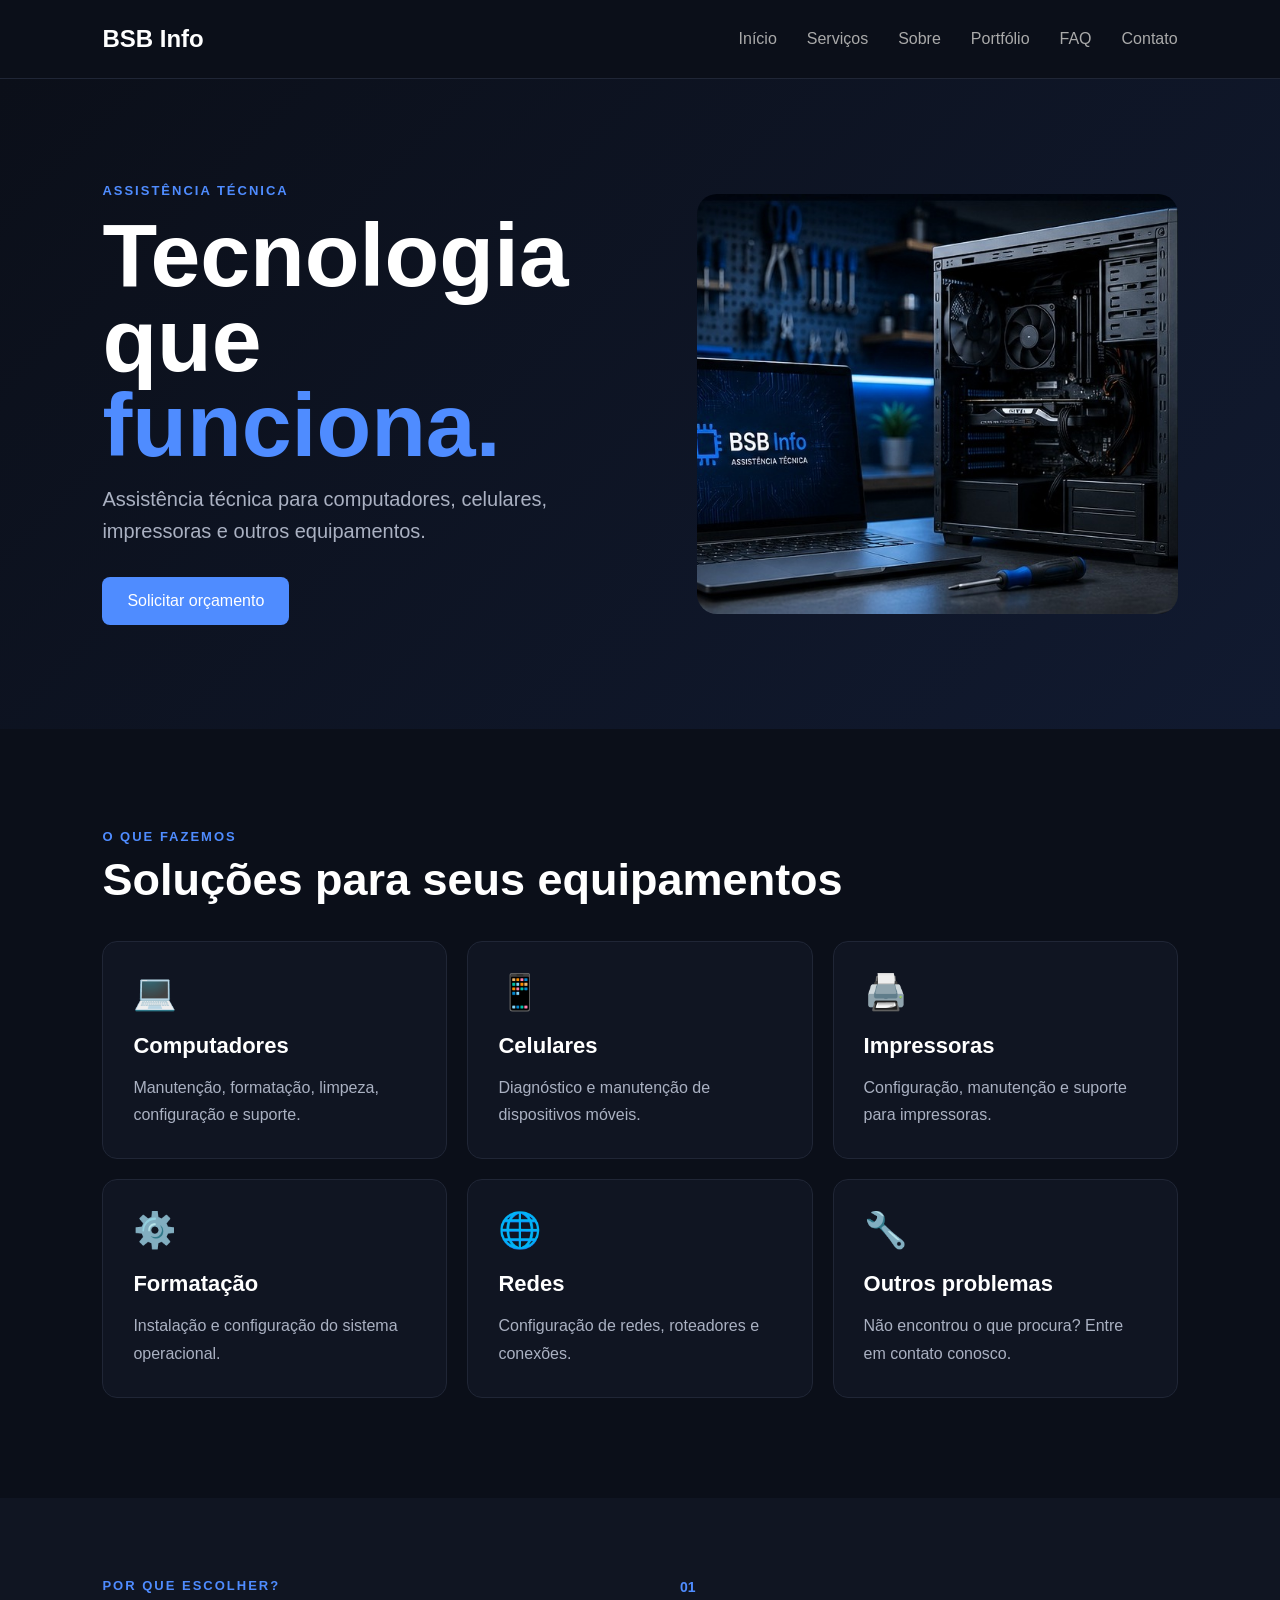
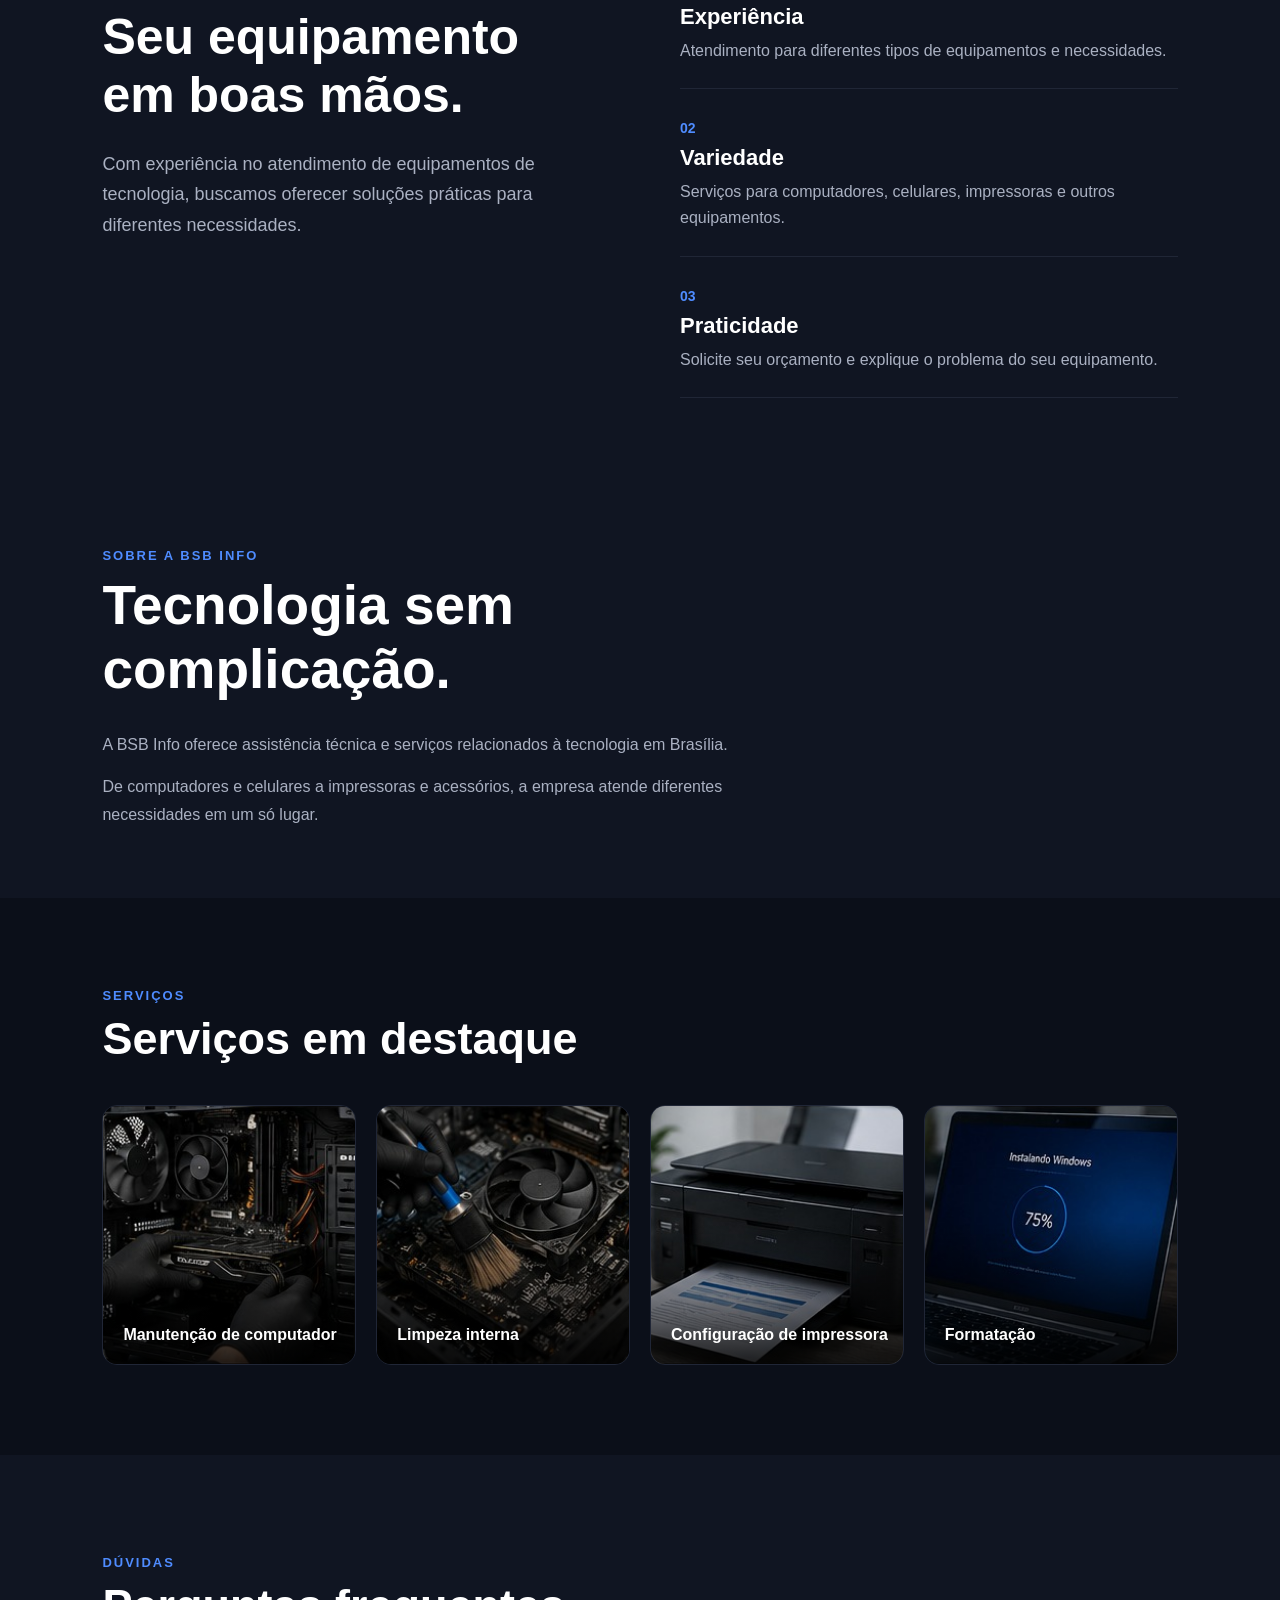
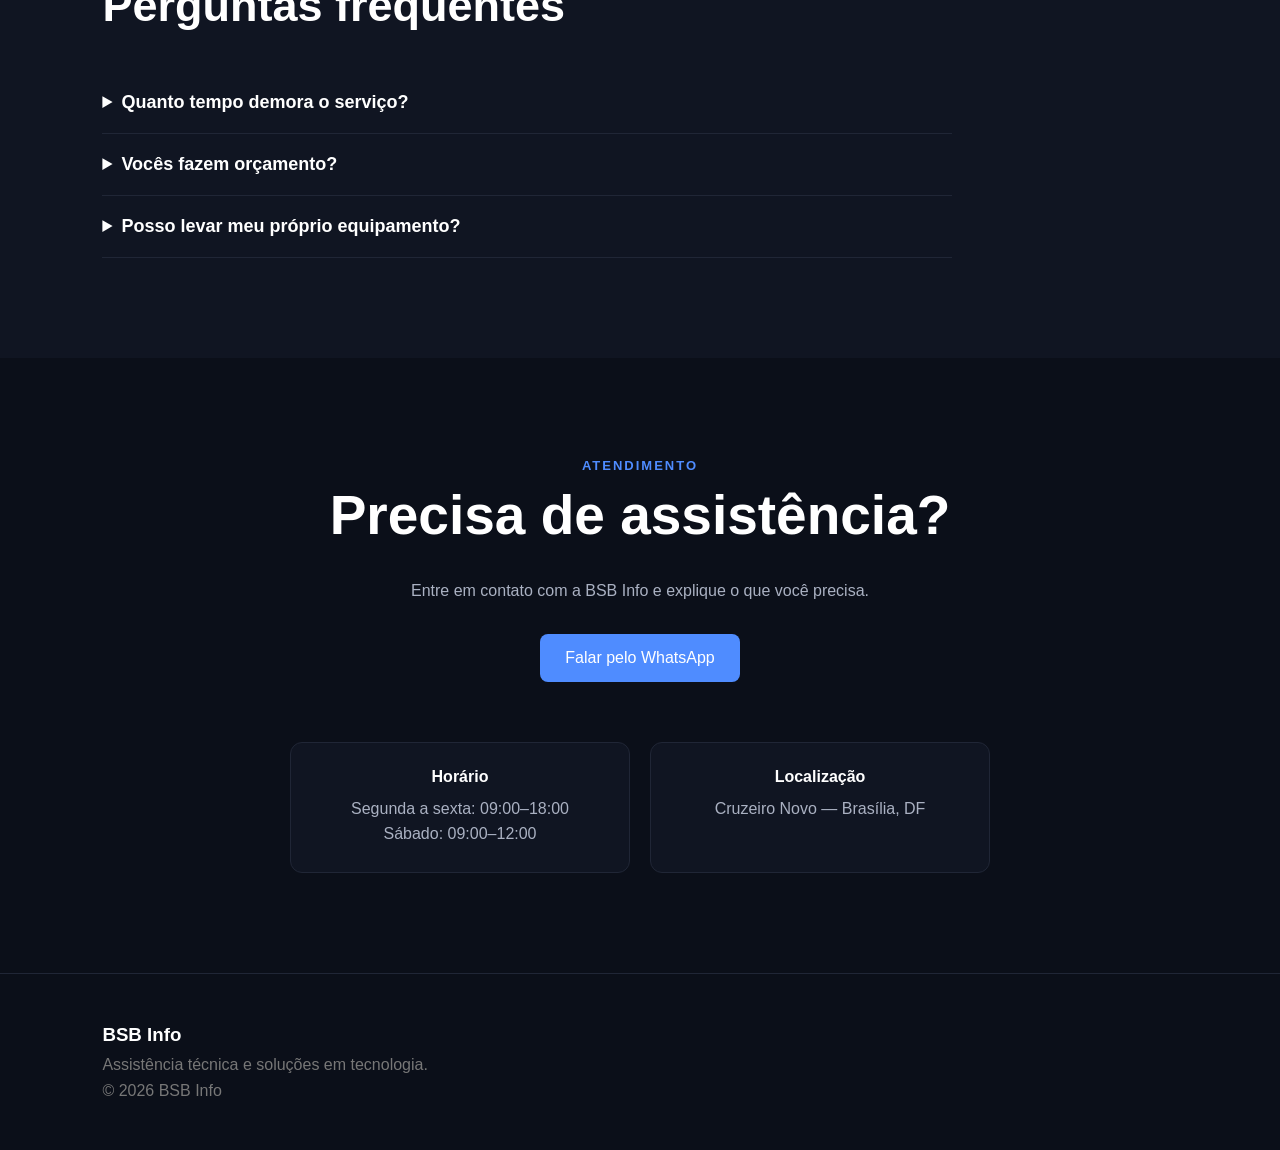
<file: index.html>
<!doctype html>
<html lang="pt-BR">
    <head>
        <meta charset="UTF-8" />
        <meta name="viewport" content="width=device-width, initial-scale=1.0" />

        <title>BSB Info — Assistência Técnica</title>

        <link rel="icon" type="image/svg+xml" href="/favicon.svg">
        <link rel="stylesheet" href="style.css" />
    </head>

    <body>
        <!-- HEADER -->
        <header>
            <h1>BSB Info</h1>

            <nav>
                <a href="#">Início</a>
                <a href="#servicos">Serviços</a>
                <a href="#sobre">Sobre</a>
                <a href="#portfolio">Portfólio</a>
                <a href="#faq">FAQ</a>
                <a href="#contato">Contato</a>
            </nav>
        </header>

        <main>
            <!-- HERO -->
            <section class="hero">
                <div class="hero-text">
                    <p class="destaque">ASSISTÊNCIA TÉCNICA</p>

                    <h2>
                        Tecnologia que
                        <span>funciona.</span>
                    </h2>

                    <p>
                        Assistência técnica para computadores, celulares,
                        impressoras e outros equipamentos.
                    </p>

                    <a href="servicos.html" class="botao">
                        Solicitar orçamento
                    </a>
                </div>

                <div class="hero-imagem">
                    <img
                        src="imagens/hero.jpg"
                        alt="Equipamentos de informática"
                    />
                </div>
            </section>

            <!-- SERVIÇOS -->
            <section id="servicos" class="servicos">
                <p class="destaque">O QUE FAZEMOS</p>

                <h2>Soluções para seus equipamentos</h2>

                <div class="cards">
                    <article>
                        <span class="icone">💻</span>
                        <h3>Computadores</h3>
                        <p>
                            Manutenção, formatação, limpeza, configuração e
                            suporte.
                        </p>
                    </article>

                    <article>
                        <span class="icone">📱</span>
                        <h3>Celulares</h3>
                        <p>Diagnóstico e manutenção de dispositivos móveis.</p>
                    </article>

                    <article>
                        <span class="icone">🖨️</span>
                        <h3>Impressoras</h3>
                        <p>
                            Configuração, manutenção e suporte para impressoras.
                        </p>
                    </article>

                    <article>
                        <span class="icone">⚙️</span>
                        <h3>Formatação</h3>
                        <p>Instalação e configuração do sistema operacional.</p>
                    </article>

                    <article>
                        <span class="icone">🌐</span>
                        <h3>Redes</h3>
                        <p>Configuração de redes, roteadores e conexões.</p>
                    </article>

                    <article>
                        <span class="icone">🔧</span>
                        <h3>Outros problemas</h3>
                        <p>
                            Não encontrou o que procura? Entre em contato
                            conosco.
                        </p>
                    </article>
                </div>
            </section>

            <!-- DIFERENCIAIS -->
            <section class="diferenciais">
                <div class="diferenciais-texto">
                    <p class="destaque">POR QUE ESCOLHER?</p>

                    <h2>Seu equipamento em boas mãos.</h2>

                    <p>
                        Com experiência no atendimento de equipamentos de
                        tecnologia, buscamos oferecer soluções práticas para
                        diferentes necessidades.
                    </p>
                </div>

                <div class="diferenciais-lista">
                    <div>
                        <strong>01</strong>
                        <h3>Experiência</h3>
                        <p>
                            Atendimento para diferentes tipos de equipamentos e
                            necessidades.
                        </p>
                    </div>

                    <div>
                        <strong>02</strong>
                        <h3>Variedade</h3>
                        <p>
                            Serviços para computadores, celulares, impressoras e
                            outros equipamentos.
                        </p>
                    </div>

                    <div>
                        <strong>03</strong>
                        <h3>Praticidade</h3>
                        <p>
                            Solicite seu orçamento e explique o problema do seu
                            equipamento.
                        </p>
                    </div>
                </div>
            </section>

            <!-- SOBRE -->
            <section id="sobre" class="sobre">
                <div>
                    <p class="destaque">SOBRE A BSB INFO</p>

                    <h2>Tecnologia sem complicação.</h2>

                    <p>
                        A BSB Info oferece assistência técnica e serviços
                        relacionados à tecnologia em Brasília.
                    </p>

                    <p>
                        De computadores e celulares a impressoras e acessórios,
                        a empresa atende diferentes necessidades em um só lugar.
                    </p>
                </div>
            </section>

            <!-- PORTFÓLIO -->
            <section id="portfolio" class="portfolio">
                <p class="destaque">SERVIÇOS</p>

                <h2>Serviços em destaque</h2>

                <div class="portfolio-grid">
                    <div>
                        <img
                            src="imagens/manutencao-computador.jpg"
                            alt="Manutenção de computador"
                        />
                        <span>Manutenção de computador</span>
                    </div>

                    <div>
                        <img
                            src="imagens/limpeza-interna.jpg"
                            alt="Limpeza interna"
                        />
                        <span>Limpeza interna</span>
                    </div>

                    <div>
                        <img
                            src="imagens/configuracao-impressora.jpg"
                            alt="Configuração de impressora"
                        />
                        <span>Configuração de impressora</span>
                    </div>

                    <div>
                        <img src="imagens/formatacao.jpg" alt="Formatação" />
                        <span>Formatação</span>
                    </div>
                </div>
            </section>

            <!-- FAQ -->
            <section id="faq" class="faq">
                <p class="destaque">DÚVIDAS</p>

                <h2>Perguntas frequentes</h2>

                <div class="faq-list">
                    <details>
                        <summary>Quanto tempo demora o serviço?</summary>
                        <p>
                            O prazo depende do equipamento e do problema
                            apresentado. Após a avaliação, a equipe pode
                            informar as condições e o prazo do serviço.
                        </p>
                    </details>

                    <details>
                        <summary>Vocês fazem orçamento?</summary>
                        <p>
                            Sim. Você pode solicitar um orçamento informando
                            seus dados e explicando o problema do equipamento.
                        </p>
                    </details>

                    <details>
                        <summary>Posso levar meu próprio equipamento?</summary>
                        <p>
                            Entre em contato para consultar as condições de
                            atendimento e entrega do equipamento.
                        </p>
                    </details>
                </div>
            </section>

            <!-- CONTATO -->
            <section id="contato" class="contato">
                <p class="destaque">ATENDIMENTO</p>

                <h2>Precisa de assistência?</h2>

                <p>
                    Entre em contato com a BSB Info e explique o que você
                    precisa.
                </p>

                <a href="https://wa.me/5561983836881" class="botao" target="_blank">
                    Falar pelo WhatsApp
                </a>

                <div class="contato-info">
                    <div>
                        <strong>Horário</strong>
                        <p>Segunda a sexta: 09:00–18:00</p>
                        <p>Sábado: 09:00–12:00</p>
                    </div>

                    <div>
                        <strong>Localização</strong>
                        <p>Cruzeiro Novo — Brasília, DF</p>
                    </div>
                </div>
            </section>
        </main>

        <!-- FOOTER -->
        <footer>
            <h3>BSB Info</h3>

            <p>Assistência técnica e soluções em tecnologia.</p>

            <p>© 2026 BSB Info</p>
        </footer>
    </body>
</html>
</file>
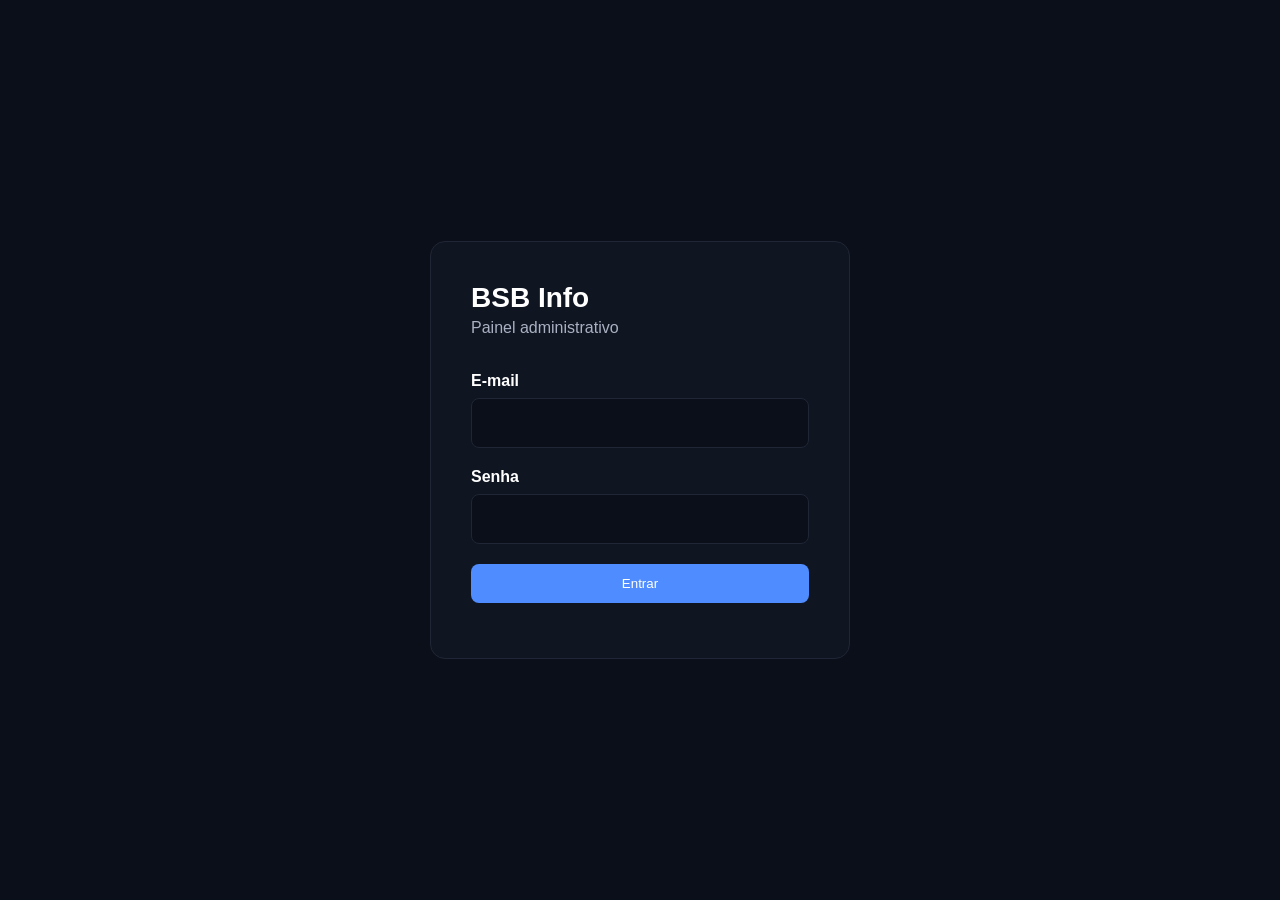
<file: admin.html>
<!doctype html>

<html lang="pt-BR">
    <head>
        <meta charset="UTF-8" />

        <meta name="viewport" content="width=device-width, initial-scale=1.0" />

        <title>Administração — BSB Info</title>

        <link rel="stylesheet" href="admin.css" />

        <link rel="icon" href="favicon.svg" />
    </head>

    <body>
        <!-- LOGIN -->

        <div id="login">
            <div class="login-caixa">
                <h1>BSB Info</h1>

                <span>Painel administrativo</span>

                <form id="form-login">
                    <div class="campo">
                        <label for="email">E-mail</label>

                        <input type="email" id="email" required />
                    </div>

                    <div class="campo">
                        <label for="senha">Senha</label>

                        <input type="password" id="senha" required />
                    </div>

                    <button type="submit" class="botao">Entrar</button>

                    <p id="erro-login"></p>
                </form>
            </div>
        </div>

        <!-- PAINEL ADMINISTRATIVO -->

        <div id="painel" style="display: none">
            <header>
                <div>
                    <h1>BSB Info</h1>

                    <span>Painel administrativo</span>
                </div>

                <a href="index.html"> Voltar ao site </a>
            </header>

            <main>
                <!-- TOPO -->

                <section class="topo">
                    <div>
                        <p class="destaque">ADMINISTRAÇÃO</p>

                        <h2>Orçamentos</h2>

                        <p>Solicitações recebidas pelo site.</p>
                    </div>

                    <button id="atualizar">Atualizar</button>
                </section>

                <!-- RESUMO -->

                <section class="resumo">
                    <div class="resumo-card">
                        <span> Total </span>

                        <strong id="total"> 0 </strong>
                    </div>

                    <div class="resumo-card">
                        <span> Último pedido </span>

                        <strong id="ultimo"> — </strong>
                    </div>
                </section>

                <!-- ORÇAMENTOS -->

                <section>
                    <div id="mensagem" class="mensagem">
                        Carregando orçamentos...
                    </div>

                    <div id="orcamentos" class="orcamentos"></div>
                </section>
            </main>

            <!-- MODAL -->

            <div id="modal" class="modal">
                <div class="modal-conteudo">
                    <button id="fecharModal" class="fechar">×</button>

                    <p class="destaque">ORÇAMENTO</p>

                    <h2 id="modalNome">—</h2>

                    <div class="dados">
                        <div>
                            <span> Telefone </span>

                            <strong id="modalTelefone"> — </strong>
                        </div>

                        <div>
                            <span> Equipamento </span>

                            <strong id="modalEquipamento"> — </strong>
                        </div>

                        <div>
                            <span> Data </span>

                            <strong id="modalData"> — </strong>
                        </div>
                    </div>

                    <div class="problema">
                        <span> Problema informado </span>

                        <p id="modalProblema">—</p>
                    </div>

                    <div class="modal-acoes">
                        <button id="editar" class="btn-editar">Editar</button>

                        <button id="excluir" class="btn-excluir">
                            Excluir orçamento
                        </button>
                    </div>
                </div>
            </div>
        </div>

        <script src="admin.js"></script>
    </body>
</html>
</file>
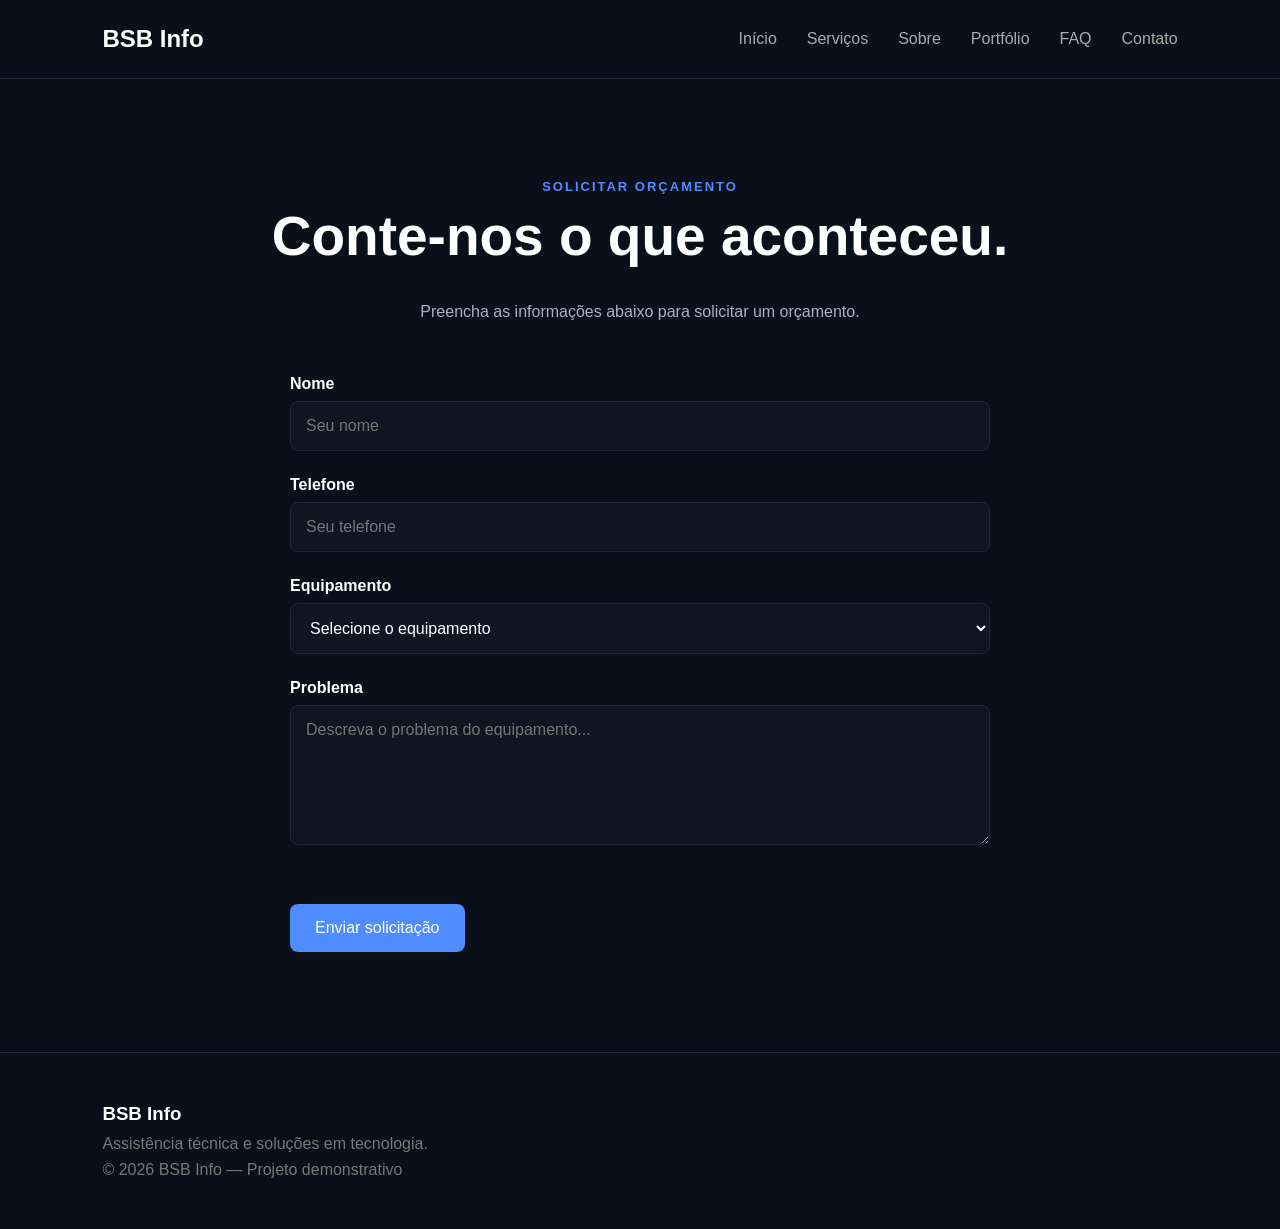
<file: servicos.html>
<!DOCTYPE html>
<html lang="pt-BR">

<head>
    <meta charset="UTF-8">
    <meta name="viewport" content="width=device-width, initial-scale=1.0">

    <title>Solicitar orçamento — BSB Info</title>

    <link rel="icon" href="favicon.svg">
    <link rel="stylesheet" href="style.css">
</head>

<body>

    <header>
        <h1>BSB Info</h1>

        <nav>
            <a href="index.html">Início</a>
            <a href="index.html#servicos">Serviços</a>
            <a href="index.html#sobre">Sobre</a>
            <a href="index.html#portfolio">Portfólio</a>
            <a href="index.html#faq">FAQ</a>
            <a href="index.html#contato">Contato</a>
        </nav>
    </header>


    <main>

        <section class="contato">

            <p class="destaque">SOLICITAR ORÇAMENTO</p>

            <h2>Conte-nos o que aconteceu.</h2>

            <p>
                Preencha as informações abaixo para solicitar
                um orçamento.
            </p>


            <form id="form-orcamento">

                <div class="campo">
                    <label for="nome">Nome</label>
                    <input
                        type="text"
                        id="nome"
                        name="nome"
                        placeholder="Seu nome"
                        required
                    >
                </div>


                <div class="campo">
                    <label for="telefone">Telefone</label>
                    <input
                        type="tel"
                        id="telefone"
                        name="telefone"
                        placeholder="Seu telefone"
                        required
                        maxlength="16"
                    >
                </div>


                <div class="campo">
                    <label for="equipamento">Equipamento</label>

                    <select id="equipamento" name="equipamento" required>

                        <option value="">
                            Selecione o equipamento
                        </option>

                        <option value="Computador">
                            Computador
                        </option>

                        <option value="Celular">
                            Celular
                        </option>

                        <option value="Impressora">
                            Impressora
                        </option>

                        <option value="Outro">
                            Outro
                        </option>

                    </select>
                </div>


                <div class="campo">
                    <label for="problema">Problema</label>

                    <textarea
                        id="problema"
                        name="problema"
                        rows="6"
                        placeholder="Descreva o problema do equipamento..."
                        required
                    ></textarea>
                </div>


                <button type="submit" class="botao">
                    Enviar solicitação
                </button>

            </form>

        </section>

    </main>


    <footer>

        <h3>BSB Info</h3>

        <p>
            Assistência técnica e soluções em tecnologia.
        </p>

        <p>
            © 2026 BSB Info — Projeto demonstrativo
        </p>

    </footer>


    <script src="script.js"></script>

</body>

</html>
</file>
<file: style.css>
* {
    margin: 0;
    padding: 0;
    box-sizing: border-box;
}

html {
    scroll-behavior: smooth;
}

body {
    font-family: Arial, sans-serif;
    background: #0b0f19;
    color: white;
}


/* =========================
   HEADER
========================= */

header {
    width: 100%;
    padding: 25px 8%;
    display: flex;
    justify-content: space-between;
    align-items: center;
    border-bottom: 1px solid #202636;
}

header h1 {
    font-size: 24px;
}

nav {
    display: flex;
    gap: 30px;
}

nav a {
    color: #aaa;
    text-decoration: none;
    transition: 0.2s;
}

nav a:hover {
    color: white;
}


/* =========================
   TEXTOS
========================= */

.destaque {
    color: #4f8cff;
    font-size: 13px;
    font-weight: bold;
    letter-spacing: 2px;
}


/* =========================
   BOTÕES
========================= */

.botao {
    display: inline-block;
    margin-top: 30px;
    padding: 15px 25px;
    border-radius: 8px;
    background: #4f8cff;
    color: white;
    font-size: 16px;
    text-decoration: none;
    cursor: pointer;
    transition: 0.2s;
}

.botao:hover {
    opacity: 0.85;
    transform: translateY(-2px);
}


/* =========================
   HERO
========================= */

.hero {
    min-height: 650px;
    padding: 80px 8%;
    display: flex;
    align-items: center;
    justify-content: space-between;
    gap: 60px;
    background: linear-gradient(135deg, #0b0f19, #111a30);
}

.hero-text {
    width: 50%;
}

.hero h2 {
    max-width: 700px;
    margin: 15px 0;
    font-size: clamp(50px, 7vw, 90px);
    line-height: 0.95;
}

.hero h2 span {
    color: #4f8cff;
}

.hero p:not(.destaque) {
    max-width: 550px;
    color: #aab1c2;
    font-size: 20px;
    line-height: 1.6;
}

.hero-imagem {
    width: 45%;
}

.hero-imagem img {
    width: 100%;
    height: 420px;
    object-fit: cover;
    display: block;
    border-radius: 20px;
}


/* =========================
   SERVIÇOS
========================= */

.servicos {
    padding: 100px 8%;
}

.servicos h2 {
    margin-top: 10px;
    font-size: 45px;
}

.cards {
    display: grid;
    grid-template-columns: repeat(3, 1fr);
    gap: 20px;
    margin-top: 35px;
}

.cards article {
    padding: 30px;
    border: 1px solid #202636;
    border-radius: 15px;
    background: #101522;
    transition: 0.2s;
}

.cards article:hover {
    transform: translateY(-5px);
    border-color: #4f8cff;
}

.icone {
    display: block;
    font-size: 35px;
    margin-bottom: 20px;
}

.cards h3 {
    margin-bottom: 15px;
    font-size: 22px;
}

.cards p {
    color: #aab1c2;
    line-height: 1.7;
}


/* =========================
   DIFERENCIAIS
========================= */

.diferenciais {
    padding: 80px 8%;
    display: grid;
    grid-template-columns: 1fr 1fr;
    gap: 80px;
    background: #101522;
}

.diferenciais-texto {
    max-width: 550px;
}

.diferenciais h2 {
    margin: 15px 0 25px;
    font-size: 50px;
}

.diferenciais-texto > p:last-child {
    color: #aab1c2;
    line-height: 1.7;
    font-size: 18px;
}

.diferenciais-lista {
    display: flex;
    flex-direction: column;
    gap: 30px;
}

.diferenciais-lista div {
    padding-bottom: 25px;
    border-bottom: 1px solid #202636;
}

.diferenciais-lista strong {
    color: #4f8cff;
    font-size: 14px;
}

.diferenciais-lista h3 {
    margin: 8px 0;
    font-size: 22px;
}

.diferenciais-lista p {
    color: #aab1c2;
    line-height: 1.6;
}


/* =========================
   SOBRE
========================= */

.sobre {
    padding: 70px 8%;
    background: #101522;
}

.sobre div {
    max-width: 700px;
}

.sobre h2 {
    margin: 10px 0 30px;
    font-size: 55px;
}

.sobre p:not(.destaque) {
    color: #aab1c2;
    line-height: 1.7;
}

.sobre p + p {
    margin-top: 15px;
}


/* =========================
   PORTFÓLIO
========================= */

.portfolio {
    padding: 90px 8%;
}

.portfolio h2 {
    margin: 10px 0 40px;
    font-size: 45px;
}

.portfolio-grid {
    display: grid;
    grid-template-columns: repeat(4, 1fr);
    gap: 20px;
}

.portfolio-grid div {
    height: 260px;
    position: relative;
    overflow: hidden;
    border-radius: 15px;
    background: #101522;
    border: 1px solid #202636;
    color: white;
}

.portfolio-grid img {
    width: 100%;
    height: calc(100% + 3px);
    object-fit: cover;
    display: block;
    transform: translateY(-3px);
    transition: 0.3s;
}

.portfolio-grid div:hover img {
    transform: scale(1.05);
}

.portfolio-grid div::after {
    content: "";
    position: absolute;
    inset: 0;
    background: linear-gradient(
        transparent 45%,
        rgba(0, 0, 0, 0.85)
    );
}

.portfolio-grid span {
    position: absolute;
    z-index: 2;
    bottom: 20px;
    left: 20px;
    font-weight: bold;
    font-size: 16px;
}


/* =========================
   FAQ
========================= */

.faq {
    padding: 100px 8%;
    background: #101522;
}

.faq h2 {
    margin: 10px 0 40px;
    font-size: 45px;
}

.faq-list {
    max-width: 850px;
}

details {
    border-bottom: 1px solid #202636;
    padding: 20px 0;
}

summary {
    cursor: pointer;
    font-size: 18px;
    font-weight: bold;
}

details p {
    margin-top: 15px;
    color: #aab1c2;
    line-height: 1.7;
    max-width: 700px;
}


/* =========================
   CONTATO
========================= */

.contato {
    padding: 100px 8%;
    text-align: center;
}

.contato h2 {
    margin: 10px 0 30px;
    font-size: 55px;
}

.contato > p:not(.destaque) {
    color: #aab1c2;
    line-height: 1.7;
}

.contato-info {
    margin: 60px auto 0;
    max-width: 700px;
    display: grid;
    grid-template-columns: 1fr 1fr;
    gap: 20px;
}

.contato-info div {
    padding: 25px;
    border: 1px solid #202636;
    border-radius: 12px;
    background: #101522;
}

.contato-info strong {
    display: block;
    margin-bottom: 10px;
}

.contato-info p {
    color: #aab1c2;
    line-height: 1.6;
}


/* =========================
   FOOTER
========================= */

footer {
    padding: 50px 8%;
    border-top: 1px solid #202636;
}

footer h3 {
    margin-bottom: 10px;
}

footer p {
    color: #777;
    margin-top: 8px;
}


/* =========================
   TABLET / CELULAR
========================= */

@media (max-width: 800px) {

    header {
        flex-direction: column;
        gap: 20px;
    }

    nav {
        gap: 15px;
        flex-wrap: wrap;
        justify-content: center;
    }

    .hero {
        min-height: 550px;
        flex-direction: column;
        gap: 50px;
    }

    .hero-text,
    .hero-imagem {
        width: 100%;
    }

    .hero-imagem img {
        height: 350px;
    }

    .cards {
        grid-template-columns: 1fr;
    }

    .diferenciais {
        grid-template-columns: 1fr;
        gap: 50px;
    }

    .portfolio-grid {
        grid-template-columns: 1fr 1fr;
    }

    .contato-info {
        grid-template-columns: 1fr;
    }
}


/* =========================
   CELULARES PEQUENOS
========================= */

@media (max-width: 500px) {

    .portfolio-grid {
        grid-template-columns: 1fr;
    }

    .hero h2 {
        font-size: 55px;
    }

    .diferenciais h2,
    .sobre h2,
    .contato h2,
    .portfolio h2,
    .faq h2 {
        font-size: 40px;
    }

    .hero {
        padding-top: 60px;
        padding-bottom: 60px;
    }
}

/* =========================
   FORMULÁRIO DE ORÇAMENTO
========================= */

#form-orcamento {
    max-width: 700px;
    margin: 50px auto 0;
    text-align: left;
}

.campo {
    margin-bottom: 25px;
}

.campo label {
    display: block;
    margin-bottom: 8px;
    font-weight: bold;
}

.campo input,
.campo select,
.campo textarea {
    width: 100%;
    padding: 15px;
    border: 1px solid #202636;
    border-radius: 8px;
    background: #101522;
    color: white;
    font-family: Arial, sans-serif;
    font-size: 16px;
    outline: none;
}

.campo input:focus,
.campo select:focus,
.campo textarea:focus {
    border-color: #4f8cff;
}

.campo textarea {
    resize: vertical;
}

#form-orcamento .botao {
    border: none;
}
</file>
<file: admin.css>
* {
    margin: 0;
    padding: 0;
    box-sizing: border-box;
}

body {
    font-family: Arial, sans-serif;
    background: #0b0f19;
    color: white;
    min-height: 100vh;
}

header {
    padding: 22px 8%;
    border-bottom: 1px solid #202636;

    display: flex;
    justify-content: space-between;
    align-items: center;
}

header h1 {
    font-size: 24px;
}

header span {
    color: #777;
    font-size: 13px;
}

header a {
    color: #aaa;
    text-decoration: none;
}

header a:hover {
    color: white;
}

main {
    width: 84%;
    max-width: 1200px;
    margin: auto;
    padding: 70px 0;
}

.destaque {
    color: #4f8cff;
    font-size: 13px;
    font-weight: bold;
    letter-spacing: 2px;
}

.topo {
    display: flex;
    justify-content: space-between;
    align-items: end;
    gap: 30px;
}

.topo h2 {
    font-size: 52px;
    margin: 10px 0;
}

.topo p:not(.destaque) {
    color: #aab1c2;
}

#atualizar {
    border: 0;
    background: #4f8cff;
    color: white;
    padding: 13px 22px;
    border-radius: 8px;
    cursor: pointer;
    font-size: 15px;
}

#atualizar:hover {
    opacity: .85;
}

.resumo {
    display: grid;
    grid-template-columns: 1fr 1fr;
    gap: 20px;
    margin: 45px 0 30px;
}

.resumo-card {
    background: #101522;
    border: 1px solid #202636;
    border-radius: 14px;
    padding: 25px;
}

.resumo-card span {
    display: block;
    color: #8d96aa;
    margin-bottom: 8px;
}

.resumo-card strong {
    font-size: 30px;
}

.mensagem {
    color: #8d96aa;
    padding: 30px 0;
}

.orcamentos {
    display: flex;
    flex-direction: column;
    gap: 15px;
}

.orcamento {
    background: #101522;
    border: 1px solid #202636;
    border-radius: 14px;
    padding: 22px;

    display: grid;
    grid-template-columns: 1fr auto;
    gap: 20px;

    transition: .2s;
}

.orcamento:hover {
    border-color: #34415c;
}

.orcamento h3 {
    font-size: 20px;
    margin-bottom: 8px;
}

.orcamento-info {
    display: flex;
    flex-wrap: wrap;
    gap: 8px;
}

.tag {
    background: #192235;
    color: #aab1c2;
    padding: 6px 10px;
    border-radius: 6px;
    font-size: 13px;
}

.problema-resumo {
    color: #8d96aa;
    margin-top: 12px;
}

.data {
    color: #70798c;
    font-size: 13px;
    margin-top: 10px;
}

.acoes {
    display: flex;
    align-items: center;
    gap: 10px;
}

.btn {
    border: 0;
    padding: 10px 15px;
    border-radius: 7px;
    cursor: pointer;
    font-size: 14px;
}

.btn-ver {
    background: #4f8cff;
    color: white;
}

.btn-ver:hover {
    opacity: .85;
}

.btn-excluir {
    background: #29171c;
    color: #ff6b7a;
}

.btn-excluir:hover {
    background: #3a1c23;
}


/* MODAL */

.modal {
    position: fixed;
    inset: 0;

    background: rgba(0, 0, 0, .7);

    display: none;
    align-items: center;
    justify-content: center;

    padding: 20px;

    z-index: 100;
}

.modal.aberto {
    display: flex;
}

.modal-conteudo {
    width: 100%;
    max-width: 600px;

    background: #101522;
    border: 1px solid #202636;
    border-radius: 16px;

    padding: 35px;

    position: relative;
}

.fechar {
    position: absolute;
    top: 15px;
    right: 18px;

    background: none;
    border: 0;

    color: #aaa;
    font-size: 30px;
    cursor: pointer;
}

.modal-conteudo h2 {
    font-size: 35px;
    margin: 10px 0 30px;
}

.dados {
    display: grid;
    grid-template-columns: repeat(3, 1fr);
    gap: 12px;
}

.dados div {
    background: #0b0f19;
    border: 1px solid #202636;
    border-radius: 10px;
    padding: 15px;
}

.dados span,
.problema span {
    display: block;
    color: #777f91;
    font-size: 12px;
    margin-bottom: 7px;
}

.dados strong {
    font-size: 14px;
    word-break: break-word;
}

.problema {
    margin-top: 15px;
    padding: 18px;

    background: #0b0f19;
    border: 1px solid #202636;
    border-radius: 10px;
}

.problema p {
    color: #aab1c2;
    line-height: 1.6;
}

.modal-acoes {
    display: flex;
    gap: 10px;
    margin-top: 25px;
}

.btn-editar {
    background: #4f8cff;
    color: white;
    border: 0;
    padding: 12px 18px;
    border-radius: 8px;
    cursor: pointer;
}

.modal-acoes .btn-excluir {
    border: 0;
    padding: 12px 18px;
    border-radius: 8px;
    cursor: pointer;
}


/* RESPONSIVO */

@media (max-width: 700px) {

    main {
        width: 90%;
        padding: 45px 0;
    }

    .topo {
        align-items: flex-start;
        flex-direction: column;
    }

    .topo h2 {
        font-size: 40px;
    }

    .resumo {
        grid-template-columns: 1fr;
    }

    .orcamento {
        grid-template-columns: 1fr;
    }

    .acoes {
        justify-content: flex-start;
    }

    .dados {
        grid-template-columns: 1fr;
    }

    .modal-conteudo {
        padding: 25px;
    }

    .modal-acoes {
        flex-direction: column;
    }
}

/* ===============================
   LOGIN
=============================== */

#login {
    min-height: 100vh;
    display: flex;
    align-items: center;
    justify-content: center;
    padding: 30px;
}

.login-caixa {
    width: 100%;
    max-width: 420px;
    padding: 40px;
    background: #101522;
    border: 1px solid #202636;
    border-radius: 15px;
}

.login-caixa h1 {
    font-size: 28px;
    margin-bottom: 5px;
}

.login-caixa > span {
    color: #aab1c2;
}

#form-login {
    margin-top: 35px;
}

#form-login .campo {
    margin-bottom: 20px;
}

#form-login label {
    display: block;
    margin-bottom: 8px;
    font-weight: bold;
}

#form-login input {
    width: 100%;
    padding: 15px;
    border: 1px solid #202636;
    border-radius: 8px;
    background: #0b0f19;
    color: white;
    font-family: Arial, sans-serif;
    font-size: 16px;
    outline: none;
}

#form-login input:focus {
    border-color: #4f8cff;
}

#form-login .botao {
    background: #4f8cff;
    color: white;
    border: 0;
    width: 100%;
    padding: 12px 18px;
    border-radius: 8px;
    cursor: pointer;
}

#erro-login {
    color: #ff5c5c;
    margin-top: 15px;
    text-align: center;
}
</file>
